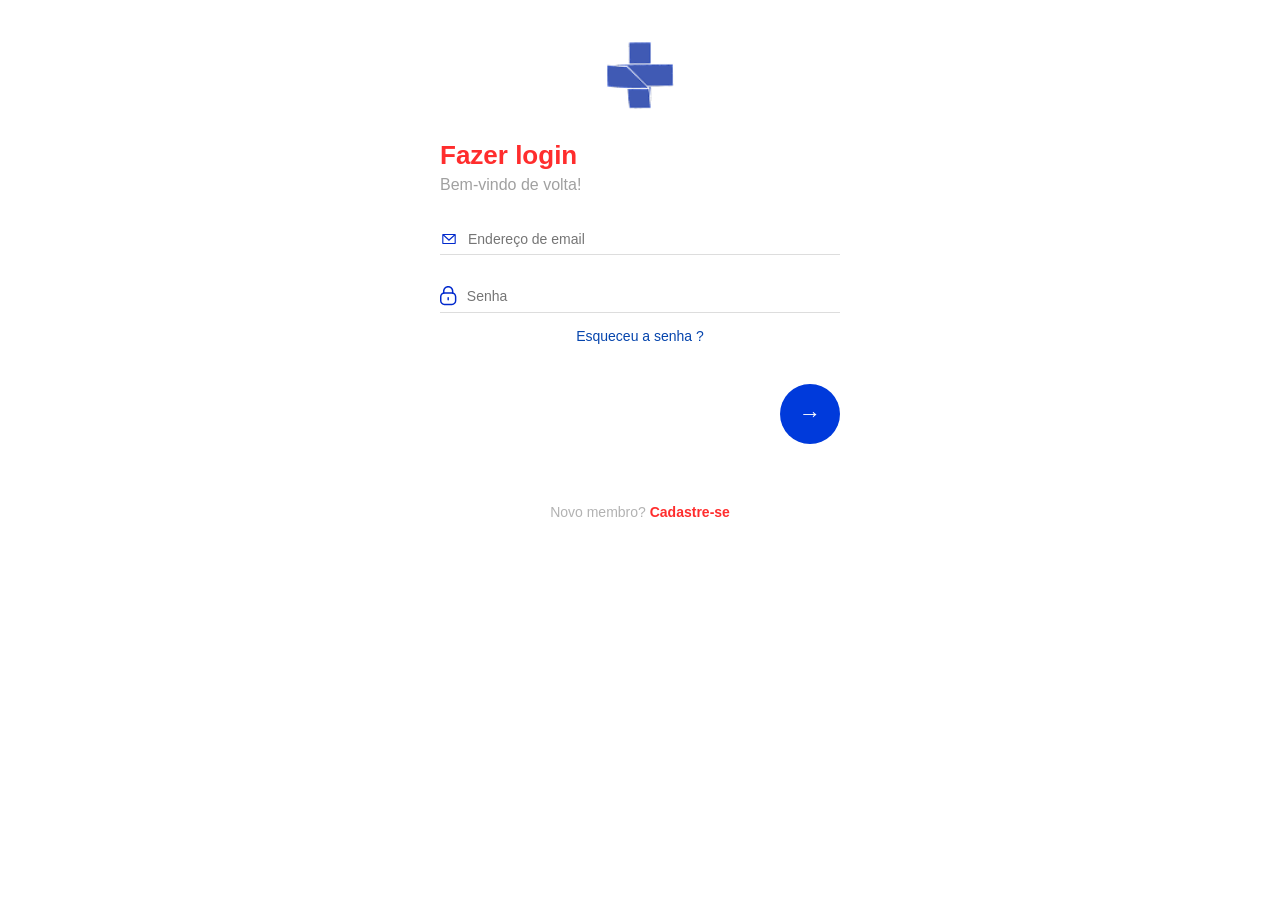
<file: index.html>
<!DOCTYPE html>
<html lang="pt-BR">
<head>
  <meta charset="UTF-8" />
  <meta name="viewport" content="width=device-width, initial-scale=1.0" />
  <link rel="shortcut icon" href="imagens/logo-sus.png" type="image/x-icon">
  <title>Login</title>
  <link rel="stylesheet" href="css/index.css">  
</head>
<body>
  <img src="imagens/logo-sus.png" alt="Logo" class="logo"> 

  <div class="login-container">
    <h2>Fazer login</h2>
    <p>Bem-vindo de volta!</p>

    <div class="input-group">
      <img src="imagens/email.svg" alt="Email"> 
      <input type="email" placeholder="Endereço de email">
    </div>

    <div class="input-group">
      <img src="imagens/cadeado.svg" alt="Senha"> 
      <input type="password" placeholder="Senha">
    </div>

    <div class="esqueceu">
      <a href="#">Esqueceu a senha ?</a>
    </div>

    <div class="btn-login">
      <button><a href="home.html">→</a></button>
    </div>

    <div class="cadastro">
      Novo membro? <a href="cadastro.html">Cadastre-se</a>
    </div>
  </div>
</body>
</html>
</file>
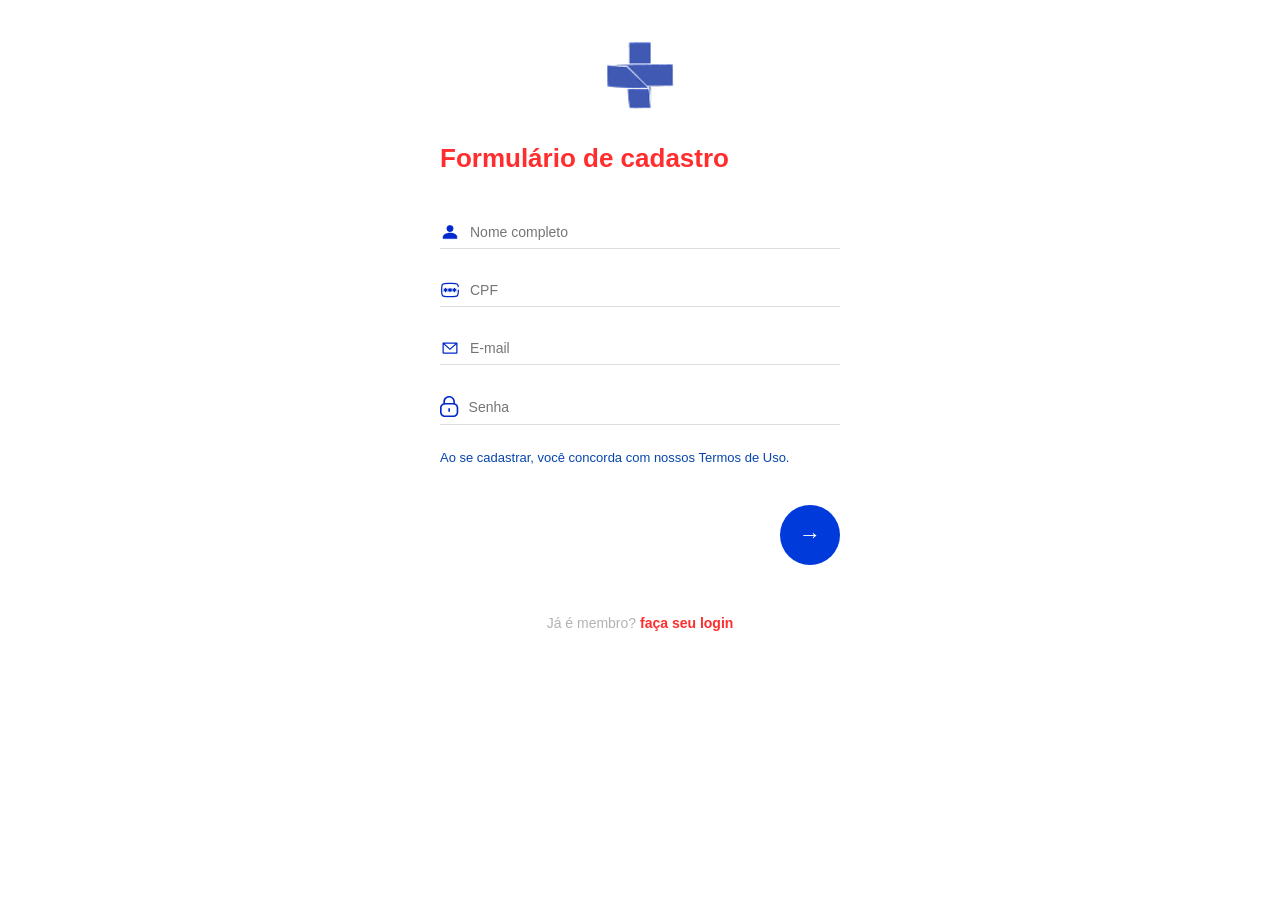
<file: cadastro.html>
<!DOCTYPE html>
<html lang="pt-BR">
<head>
  <meta charset="UTF-8" />
  <meta name="viewport" content="width=device-width, initial-scale=1.0" />
  <link rel="stylesheet" href="css/cadastro.css">
  <link rel="shortcut icon" href="imagens/logo-sus.png" type="image/x-icon">
  <title>Cadastro</title>
</head>
<body>
  <img src="imagens/logo-sus.png" alt="Logo" class="logo"> 

  <div class="cadastro-container">
    <h2>Formulário de cadastro</h2>
    <div class="input-group">
      <img src="imagens/person.svg" alt="Nome"> 
      <input type="text" placeholder="Nome completo">
    </div>

    <div class="input-group">
      <img src="imagens/cpf.svg" alt="CPF"> 
      <input type="text" placeholder="CPF">
    </div>

    <div class="input-group">
      <img src="imagens/email.svg" alt="Email"> 
      <input type="email" placeholder="E-mail">
    </div>

    <div class="input-group">
      <img src="imagens/cadeado.svg" alt="Senha"> 
      <input type="password" placeholder="Senha">
    </div>

    <p class="termos">
      Ao se cadastrar, você concorda com nossos Termos de Uso.
    </p>

    <div class="btn-cadastro">
      <button><a href="home.html">→</a> </button>
    </div>

    <div class="login-link">
      Já é membro? <a href="index.html">faça seu login</a>
    </div>
  </div>

</body>
</html>
</file>
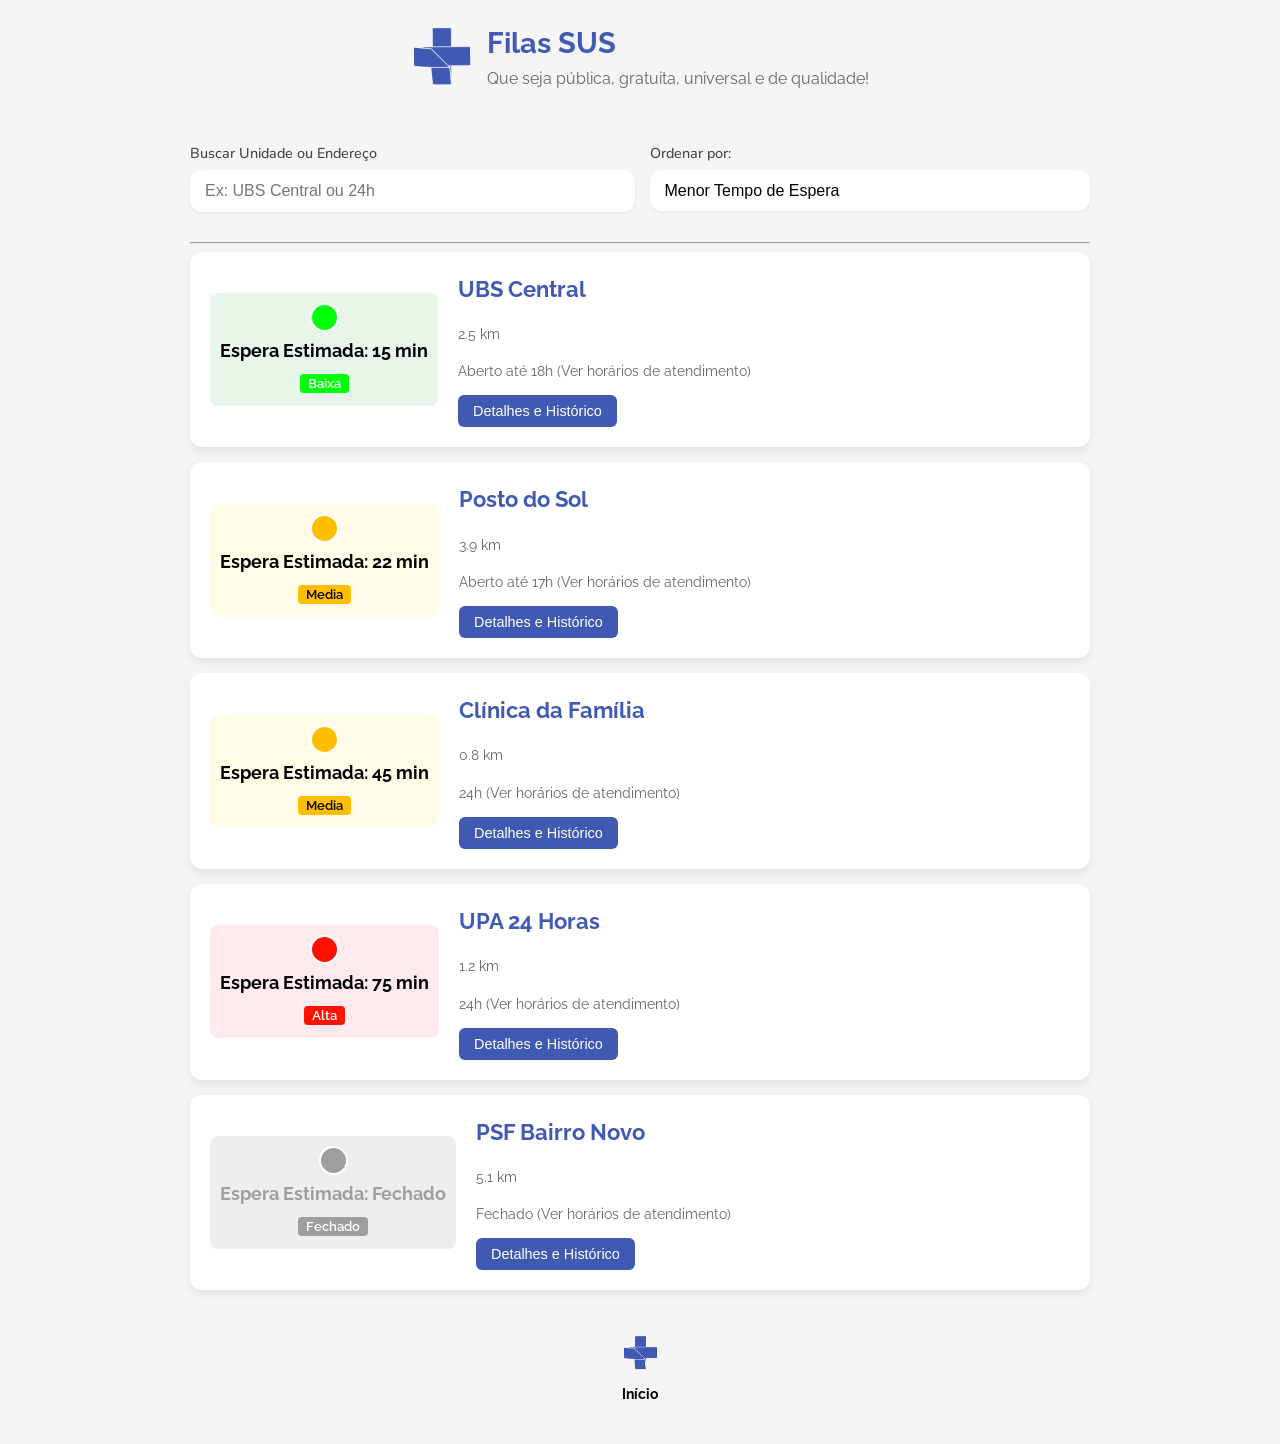
<file: clinicas.html>
<!DOCTYPE html>
<html lang="pt-BR">

<head>
    <meta charset="UTF-8">
    <meta name="viewport" content="width=device-width, initial-scale=1.0">
    <link rel="icon" type="image/png" href="imagens/logosus.png">
    <title>Filas SUS - Tempo de Espera Real</title>
    <link rel=stylesheet href=css/clinicas.css>

    <link rel="preconnect" href="https://fonts.googleapis.com">
    <link rel="preconnect" href="https://fonts.gstatic.com" crossorigin>
    <link href="https://fonts.googleapis.com/css2?family=Raleway:ital,wght@0,100..900;1,100..900&display=swap" rel="stylesheet">
   <link href="https://fonts.googleapis.com/css2?family=Kanit:ital,wght@0,100;0,200;0,300;0,400;0,500;0,600;0,700;0,800;0,900;1,100;1,200;1,300;1,400;1,500;1,600;1,700;1,800;1,900&family=Nunito:ital,wght@0,200..1000;1,200..1000&display=swap" rel="stylesheet">
</head>

<body>

    <header role="banner">
    <div class="header-content-flex">
        <img src="imagens/imgsus.svg" alt="Logo do SUS" class="logo-sus">
        
        <div class="header-text">
            <h1>Filas SUS</h1>
            <p>Que seja pública, gratuita, universal e de qualidade!</p>
        </div>
    </div>
</header>

    <main class="container" role="main">

        <section id="controles-busca" aria-label="Opções de Busca e Filtro">
            <div class="input-group">
                <label for="busca-unidade">Buscar Unidade ou Endereço</label>
                <input type="search" id="busca-unidade" placeholder="Ex: UBS Central ou 24h">
            </div>

            <div class="input-group">
                <label for="ordenar-por">Ordenar por:</label>
                <select id="ordenar-por">
                    <option value="espera-menor">Menor Tempo de Espera</option>
                    <option value="distancia-menor">Menor Distância</option>
                </select>
            </div>
        </section>

        <hr>

        <section id="lista-unidades" aria-live="polite" aria-label="Lista de Unidades de Saúde e Tempos de Espera">

            <article class="unidade" data-id="1" data-lotacao="baixa">

                <div class="status-fila">
                    <span class="icone-status" role="img" aria-label="Fila Baixa"></span>
                    <p class="tempo-espera">Espera Estimada: 15 minutos</p>
                    <span class="label-lotacao">Lotação Baixa</span>
                </div>

                <div class="info-detalhes">
                    <h2>UBS Central</h2>
                    <p class="distancia" aria-label="Distância">2.5 km</p>
                    <p class="horario" aria-label="Horário de Funcionamento">Aberto até 18h (Ver horários de
                        funcionamento)</p>
                    <button class="detalhes-btn" aria-expanded="false" aria-controls="historico-1">Detalhes e
                        Histórico</button>
                    <div id="historico-1" class="historico" hidden>
                        <p>Últimos tempos: 20min (10h), 18min (9h).</p>
                    </div>
                </div>
            </article>

        </section>

    </main>
<script src="js/clinicas.js"></script>
      <div class="footer">
    <img src="imagens/logo-sus.png" class="home-icon" onclick="window.location='home.html'">
    <p class="footer-text">Início</p>
  </div>
</body>

</html>
</file>
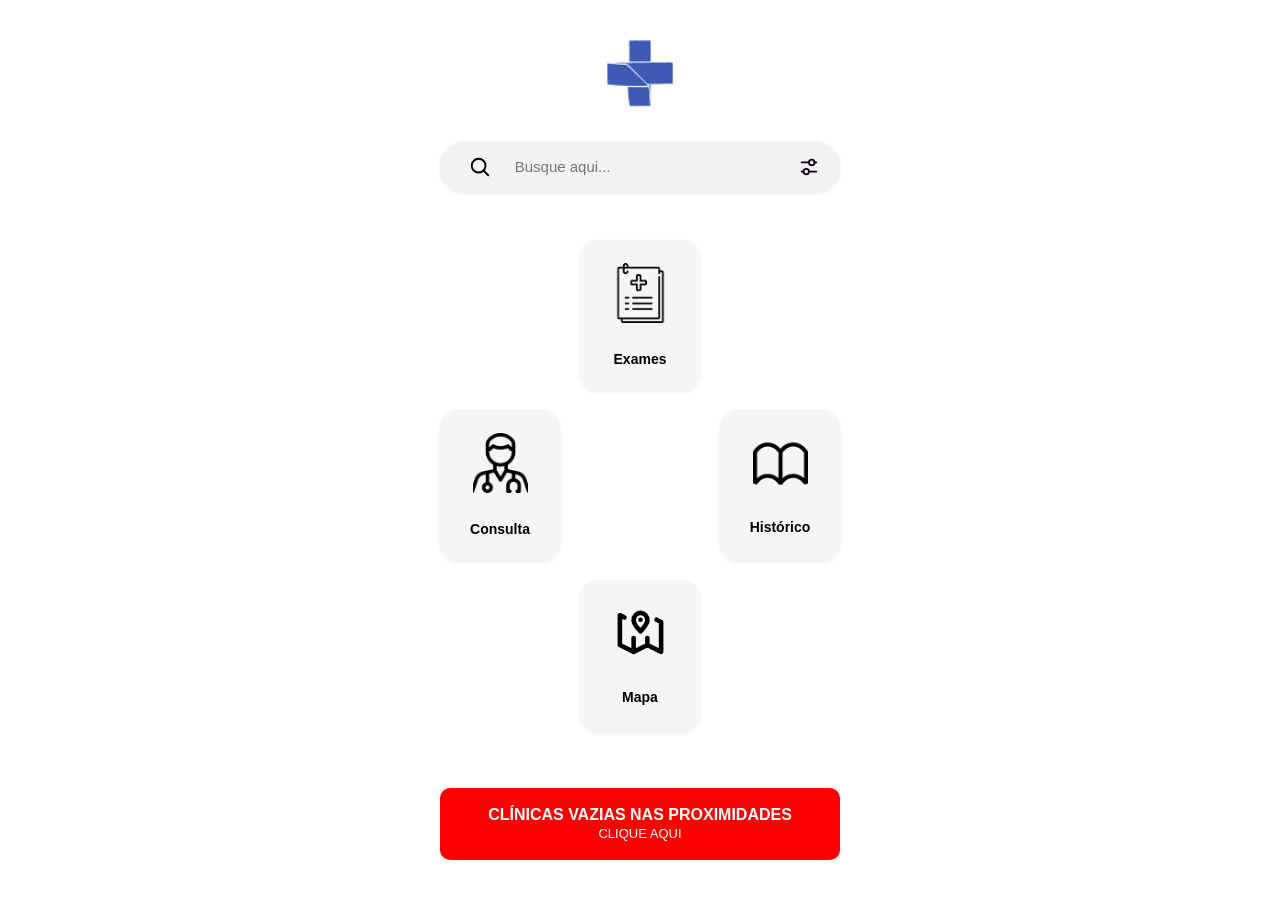
<file: home.html>
<!DOCTYPE html>
<html lang="pt-BR">

<head>
   
  <meta charset="UTF-8" />
   
  <meta name="viewport" content="width=device-width, initial-scale=1.0" />
   
  <link rel="stylesheet" href="css/home.css">
   
  <link rel="shortcut icon" href="imagens/logo-sus.png" type="image/x-icon">
    <title>Home</title>
</head>

<body>

      <img src="imagens/logo-sus.png" alt="Logo" class="logo">

      <div class="search-container">
        <img src="imagens/lupa.svg" class="search-icon" alt="Buscar">
        <input type="text" placeholder="Busque aqui..." class="search-box">
        <img src="imagens/ajuste.svg" class="filter-icon" alt="Filtro">
      </div>

      <div class="menu-grid">
        <div class="card" onclick="window.location='exames.html'">
            <img src="imagens/exame.png" alt="Exames">
            <p>Exames</p>
          </div>

        <div class="card" onclick="window.location='consulta.html'">
            <img src="imagens/consulta.png" alt="Consulta">
            <p>Consulta</p>
          </div>

        <div class="card" onclick="window.location='historico.html'">
            <img src="imagens/historico.png" alt="Histórico">
            <p>Histórico</p>
          </div>

        <div class="card" onclick="window.location='mapa.html'">
            <img src="imagens/mapa.svg" alt="Mapa">
            <p>Mapa</p>
          </div>
      </div>

    <div class="button-container" onclick="window.location='clinicas.html'">
    <button class="btn-alerta">
      CLÍNICAS VAZIAS NAS PROXIMIDADES<br>
      <span>clique aqui</span>
    </button>
  </div>

</body>

</html>
</file>
<file: css/index.css>
@media (max-width: 480px) {
  h2 { font-size: 22px; }
  .logo { width: 60px; }
  .btn-login button { width: 55px; height: 55px; }
}
   
* {
  margin: 0;
  padding: 0;
  box-sizing: border-box;
  font-family: 'Arial', sans-serif;
}

body {
  display: flex;
  flex-direction: column;
  align-items: center;
  justify-content: flex-start;
  min-height: 100vh;
  background: #ffffff;
  padding: 20px;
}

.logo {
  width: 70px;
  margin-top: 20px;
}

.login-container {
  width: 100%;
  max-width: 400px;
  margin-top: 30px;
}

h2 {
  color: #ff2d2d;
  font-size: 26px;
  margin-bottom: 5px;
}

p {
  color: #a0a0a0;
  margin-bottom: 30px;
}

.input-group {
  display: flex;
  align-items: center;
  border-bottom: 1px solid #ddd;
  margin-bottom: 25px;
  padding: 6px 0;
}

.input-group img {
  width: 18px;
  margin-right: 10px;
}

.input-group input {
  width: 100%;
  border: none;
  outline: none;
  background: transparent;
  font-size: 14px;
}

.esqueceu {
  text-align: center;
  font-size: 14px;
  margin-top: -10px;
  margin-bottom: 40px;
}

.esqueceu a {
  color: #0645AD;
  text-decoration: none;
  font-weight: 500;
}

.btn-login {
  display: flex;
  justify-content: flex-end;
  margin-top: 20px;
}

.btn-login button {
  width: 60px;
  height: 60px;
  border-radius: 50%;
  border: none;
  background-color: #003ADB;
  color: white;
  font-size: 22px;
  cursor: pointer;
}

.cadastro {
  text-align: center;
  margin-top: 60px;
  font-size: 14px;
  color: #b2b2b2;
}

.cadastro a {
  color: #ff2d2d;
  text-decoration: none;
  font-weight: bold;
}

a {
  text-decoration: none;
  color: white;
}
</file>
<file: css/cadastro.css>
@media (max-width: 480px) {
  h2 { font-size: 22px; }
  .logo { width: 60px; }
  .btn-cadastro button { width: 55px; height: 55px; }
}

* {
  margin: 0;
  padding: 0;
  box-sizing: border-box;
  font-family: "Arial", sans-serif;
}

body {
  display: flex;
  flex-direction: column;
  align-items: center;
  justify-content: flex-start;
  min-height: 100vh;
  background: #ffffff;
  padding: 20px;
}

.logo {
    width: 70px;
    margin-top: 20px;
}

.cadastro-container {
  width: 100%;
  max-width: 400px;
  margin-top: 30px;
}

h2 {
  color: #ff2d2d;
  font-size: 26px;
  margin-bottom: 40px;
  line-height: 1.4;
}

.input-group {
  display: flex;
  align-items: center;
  border-bottom: 1px solid #ddd;
  margin-bottom: 25px;
  padding: 6px 0;
}

.input-group img {
  width: 20px;
  margin-right: 10px;
}

.input-group input {
  width: 100%;
  border: none;
  outline: none;
  background: transparent;
  font-size: 14px;
}

.termos {
  font-size: 13px;
  color: #0645ad;
  margin: 10px 0 40px;
}

.btn-cadastro {
  display: flex;
  justify-content: flex-end;
  margin-top: 10px;
}

.btn-cadastro button {
  width: 60px;
  height: 60px;
  border-radius: 50%;
  border: none;
  background-color: #003adb;
  color: white;
  font-size: 22px;
  cursor: pointer;
}

.login-link {
  text-align: center;
  margin-top: 50px;
  font-size: 14px;
  color: #b2b2b2;
}

.login-link a {
  color: #ff2d2d;
  text-decoration: none;
  font-weight: bold;
}

a {
  text-decoration: none;
  color: white;
}
</file>
<file: css/home.css>
@media (min-width: 768px) {
  .menu-grid {
    grid-template-columns: repeat(3, 1fr);
  }
}

* {
  margin: 0;
  padding: 0;
  box-sizing: border-box;
  font-family: Arial, sans-serif;
}

body {
  display: flex;
  flex-direction: column;
  align-items: center;
  padding: 20px;
}

.logo {
  width: 70px;
  margin-bottom: 15px;
}

.search-container {
  display: flex;
  align-items: center;
  background: #f2f2f2;
  width: 100%;
  max-width: 400px;
  padding: 12px 16px;
  border-radius: 30px;
  margin-bottom: 30px;
  box-shadow: 0 2px 5px rgba(0, 0, 0, 0.08);
}

.search-container img {
  width: 22px;
}

.search-box {
  flex: 1;
  border: none;
  outline: none;
  padding: 5px 10px;
  background: transparent;
  font-size: 15px;
}

.menu-grid {
  display: grid;
  grid-template-columns: 3;
  gap: 20px;
  width: 100%;
  max-width: 400px;
  margin-bottom: 40px;
}

.card {
  width: 100%;
  height: 150px;
  background: #f5f5f5;
  border-radius: 18px;
  display: flex;
  flex-direction: column;
  align-items: center;
  justify-content: center;
  cursor: pointer;
  transition: 0.2s;
  box-shadow: 0 2px 5px rgba(0, 0, 0, 0.08);
}

.card img {
  width: 55px;
  margin-bottom: 10px;
}

.card p {
  font-size: 14px;
  font-weight: bold;
}

.card:hover {
  background: #e2e2e2;
  transform: scale(1.05);
}

.button-container {
  width: 100%;
  max-width: 400px;
  text-align: center;
}

.btn-alerta {
  width: 100%;
  background: red;
  color: white;
  border: none;
  padding: 18px 0;
  font-size: 16px;
  text-transform: uppercase;
  border-radius: 10px;
  cursor: pointer;
  font-weight: bold;
}

.btn-alerta span {
  font-size: 13px;
  font-weight: normal;
}
</file>
